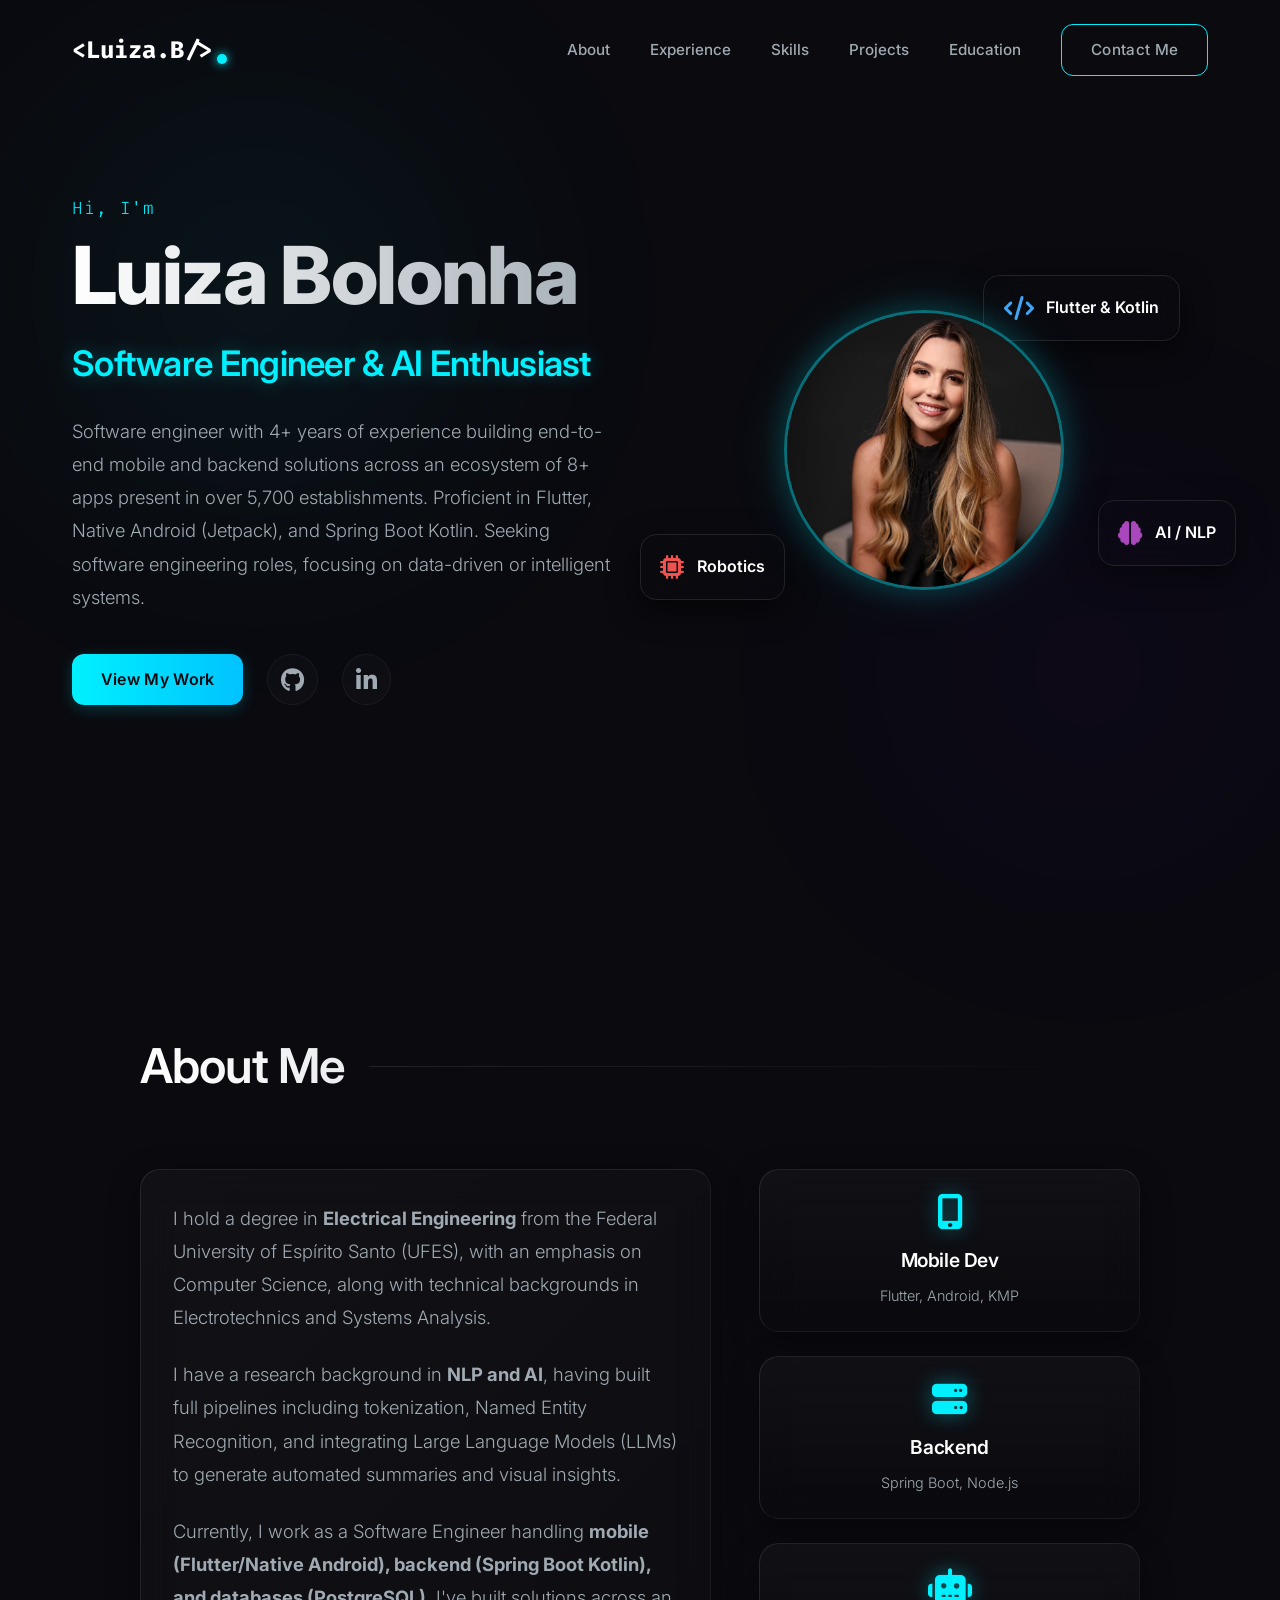
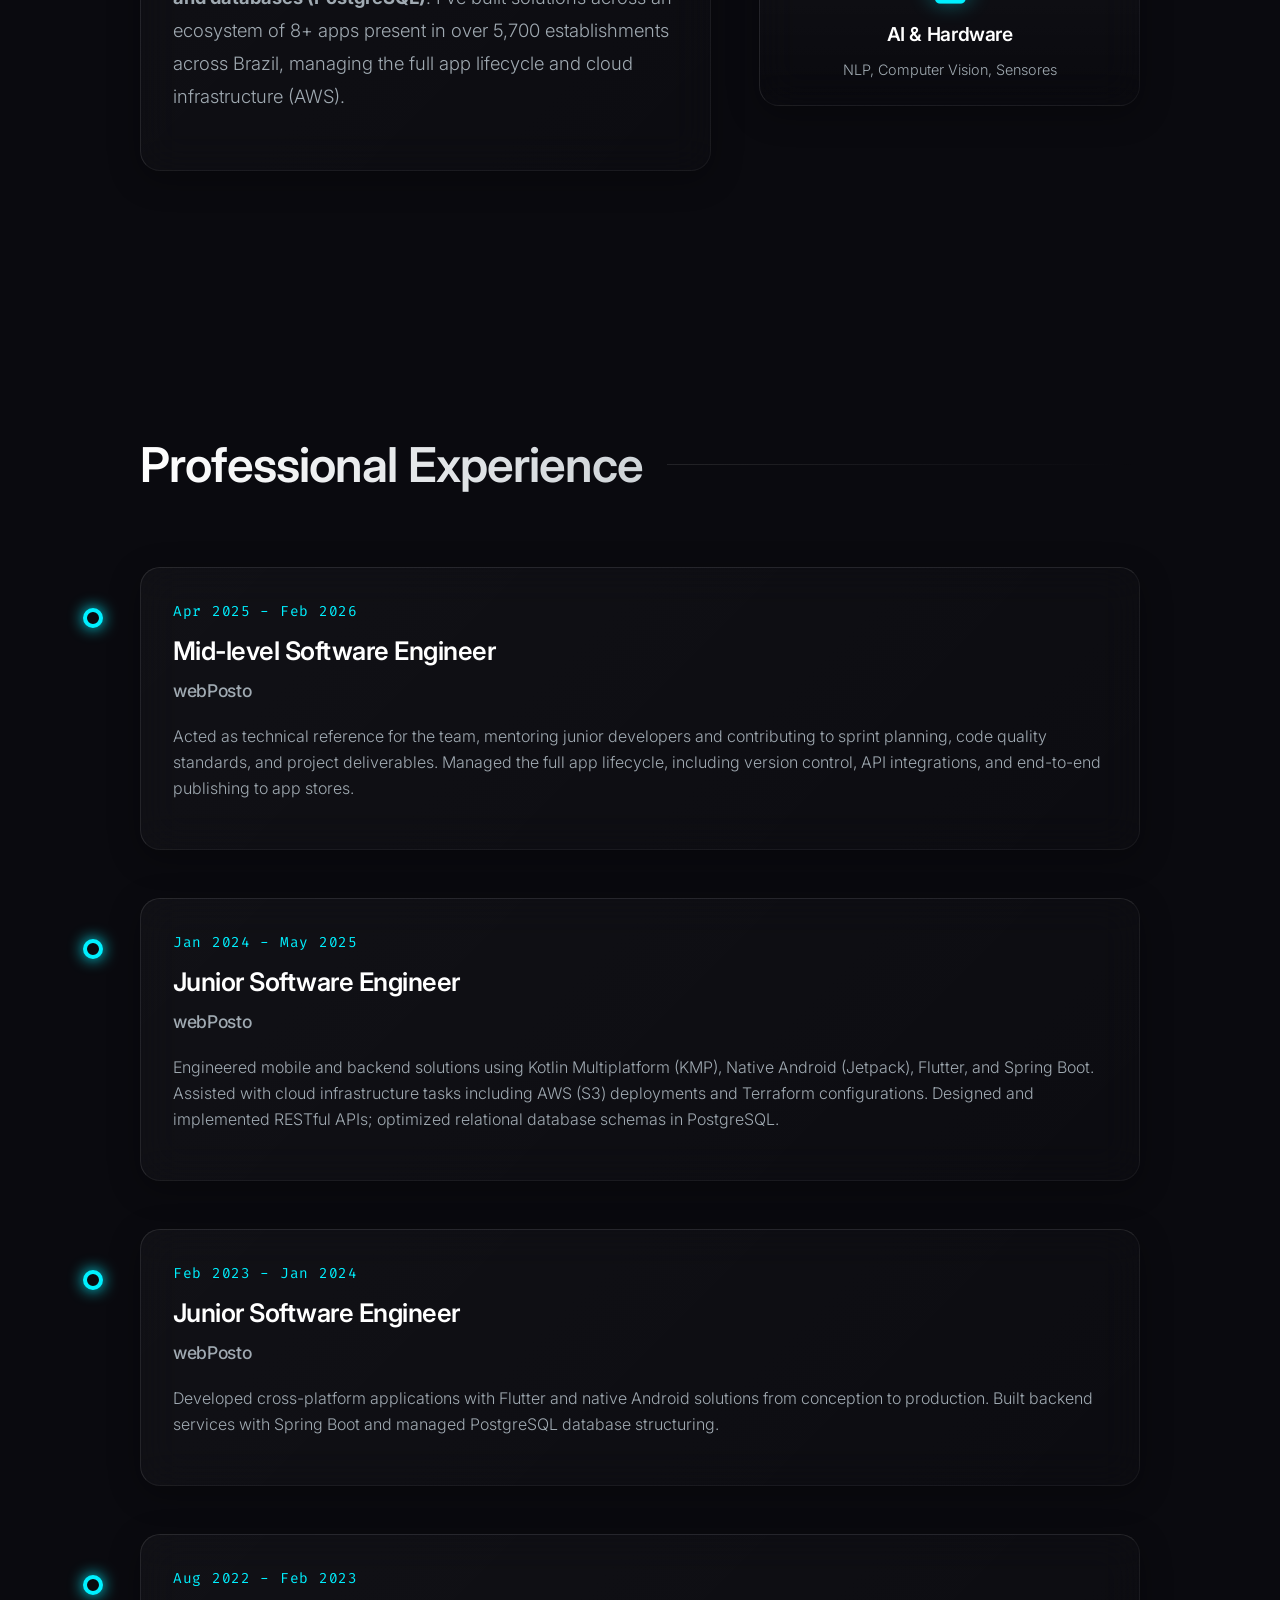
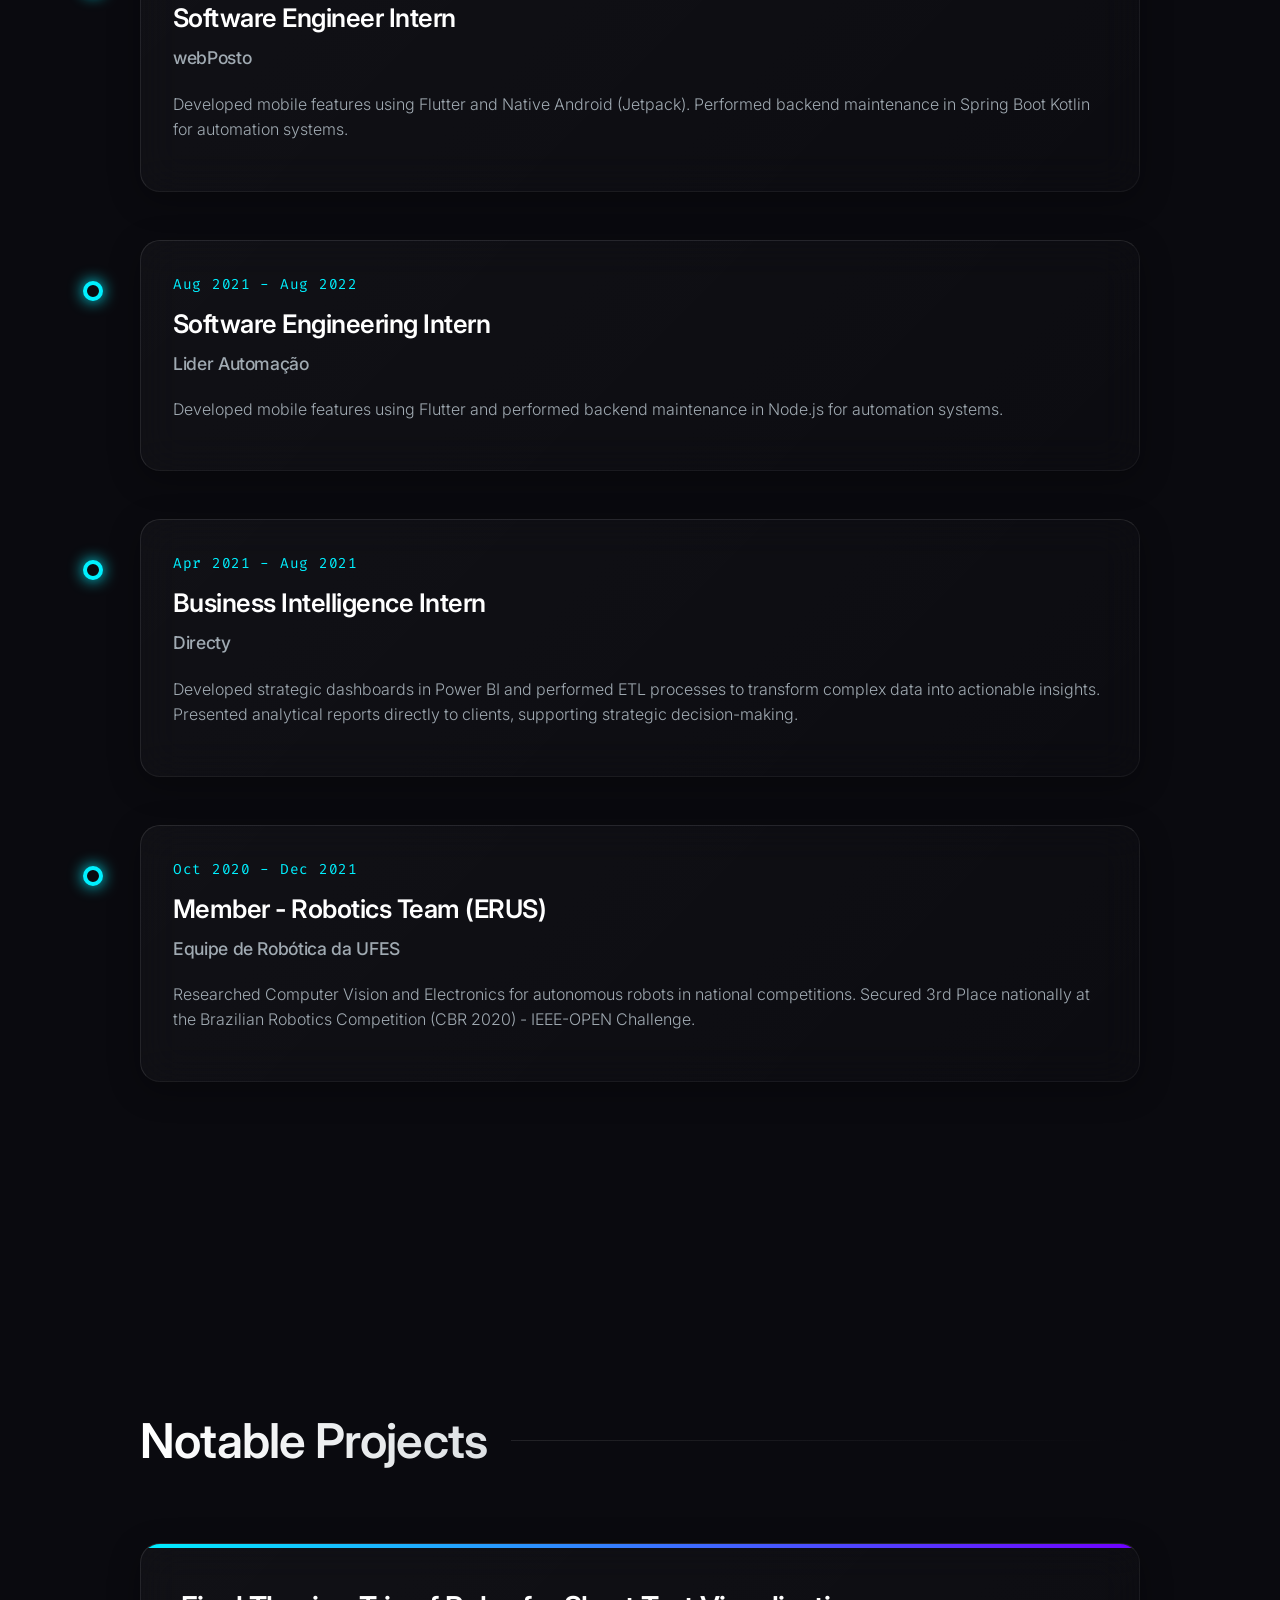
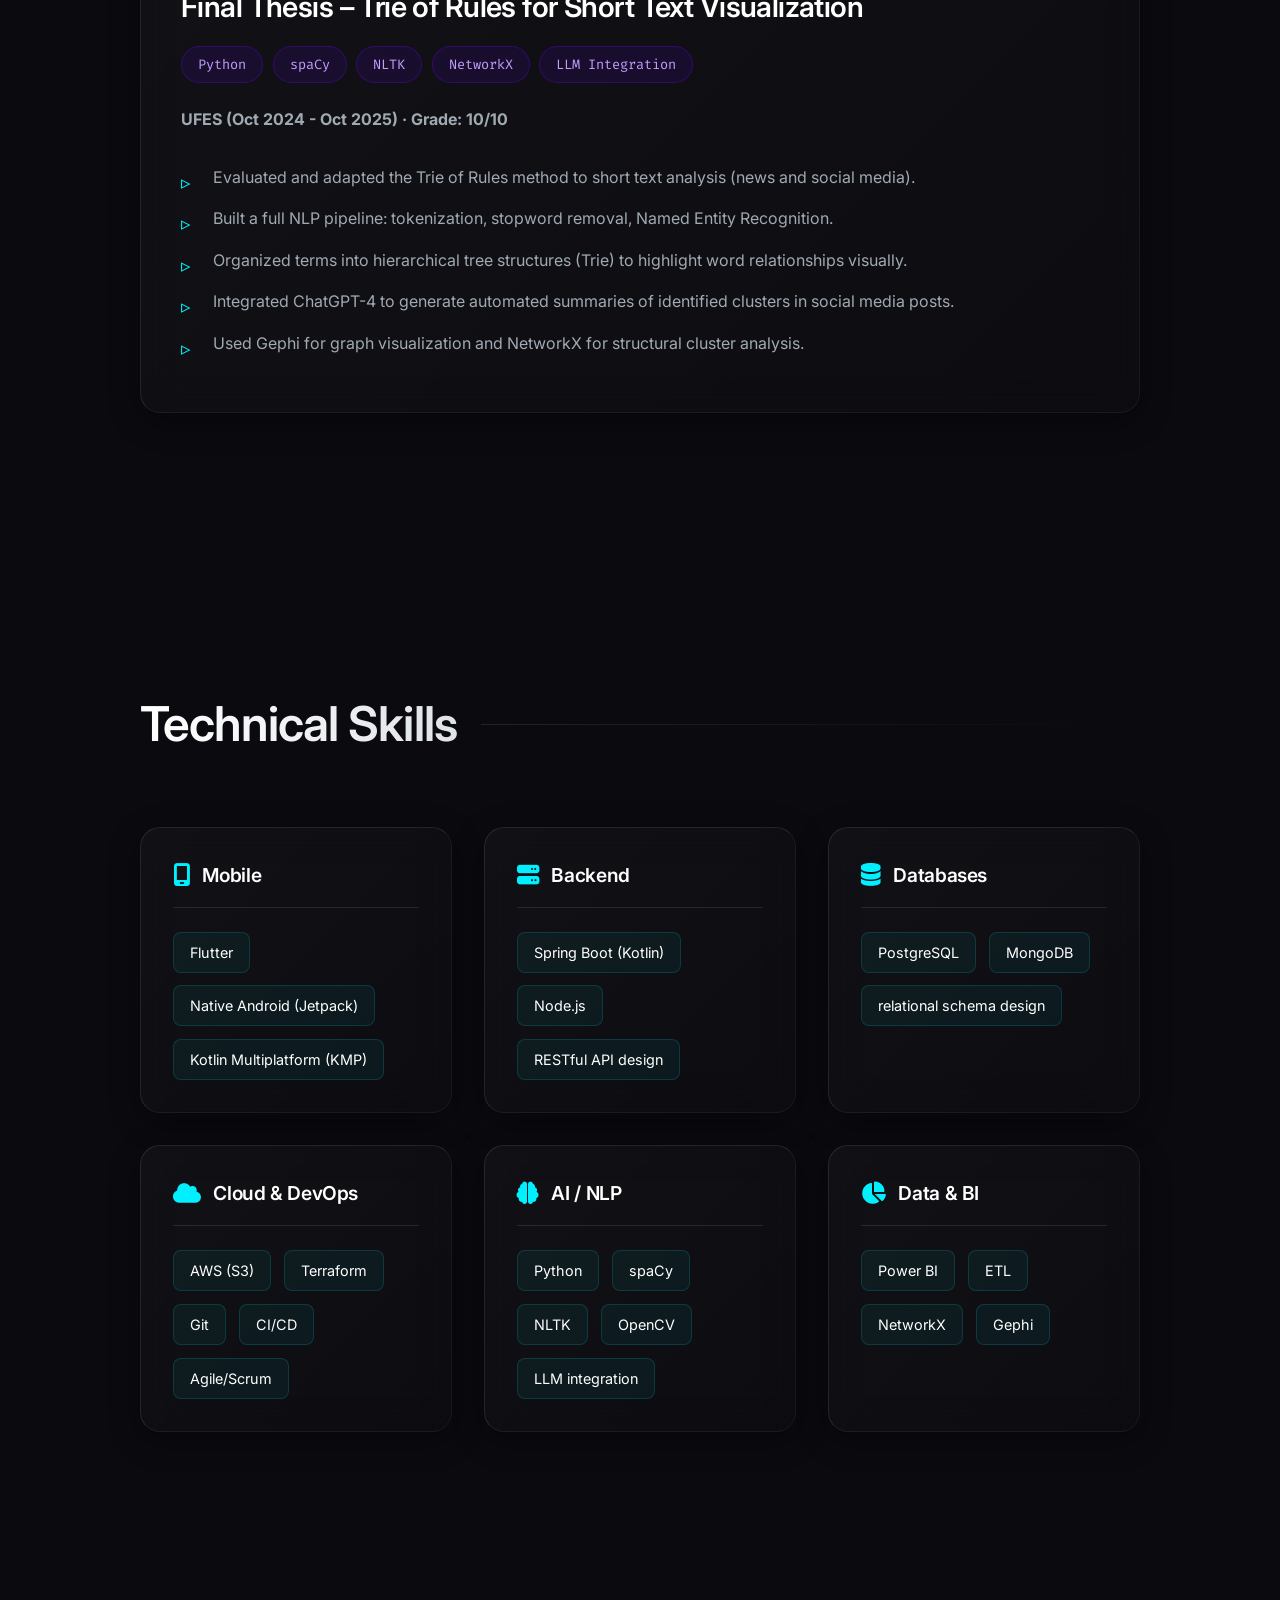
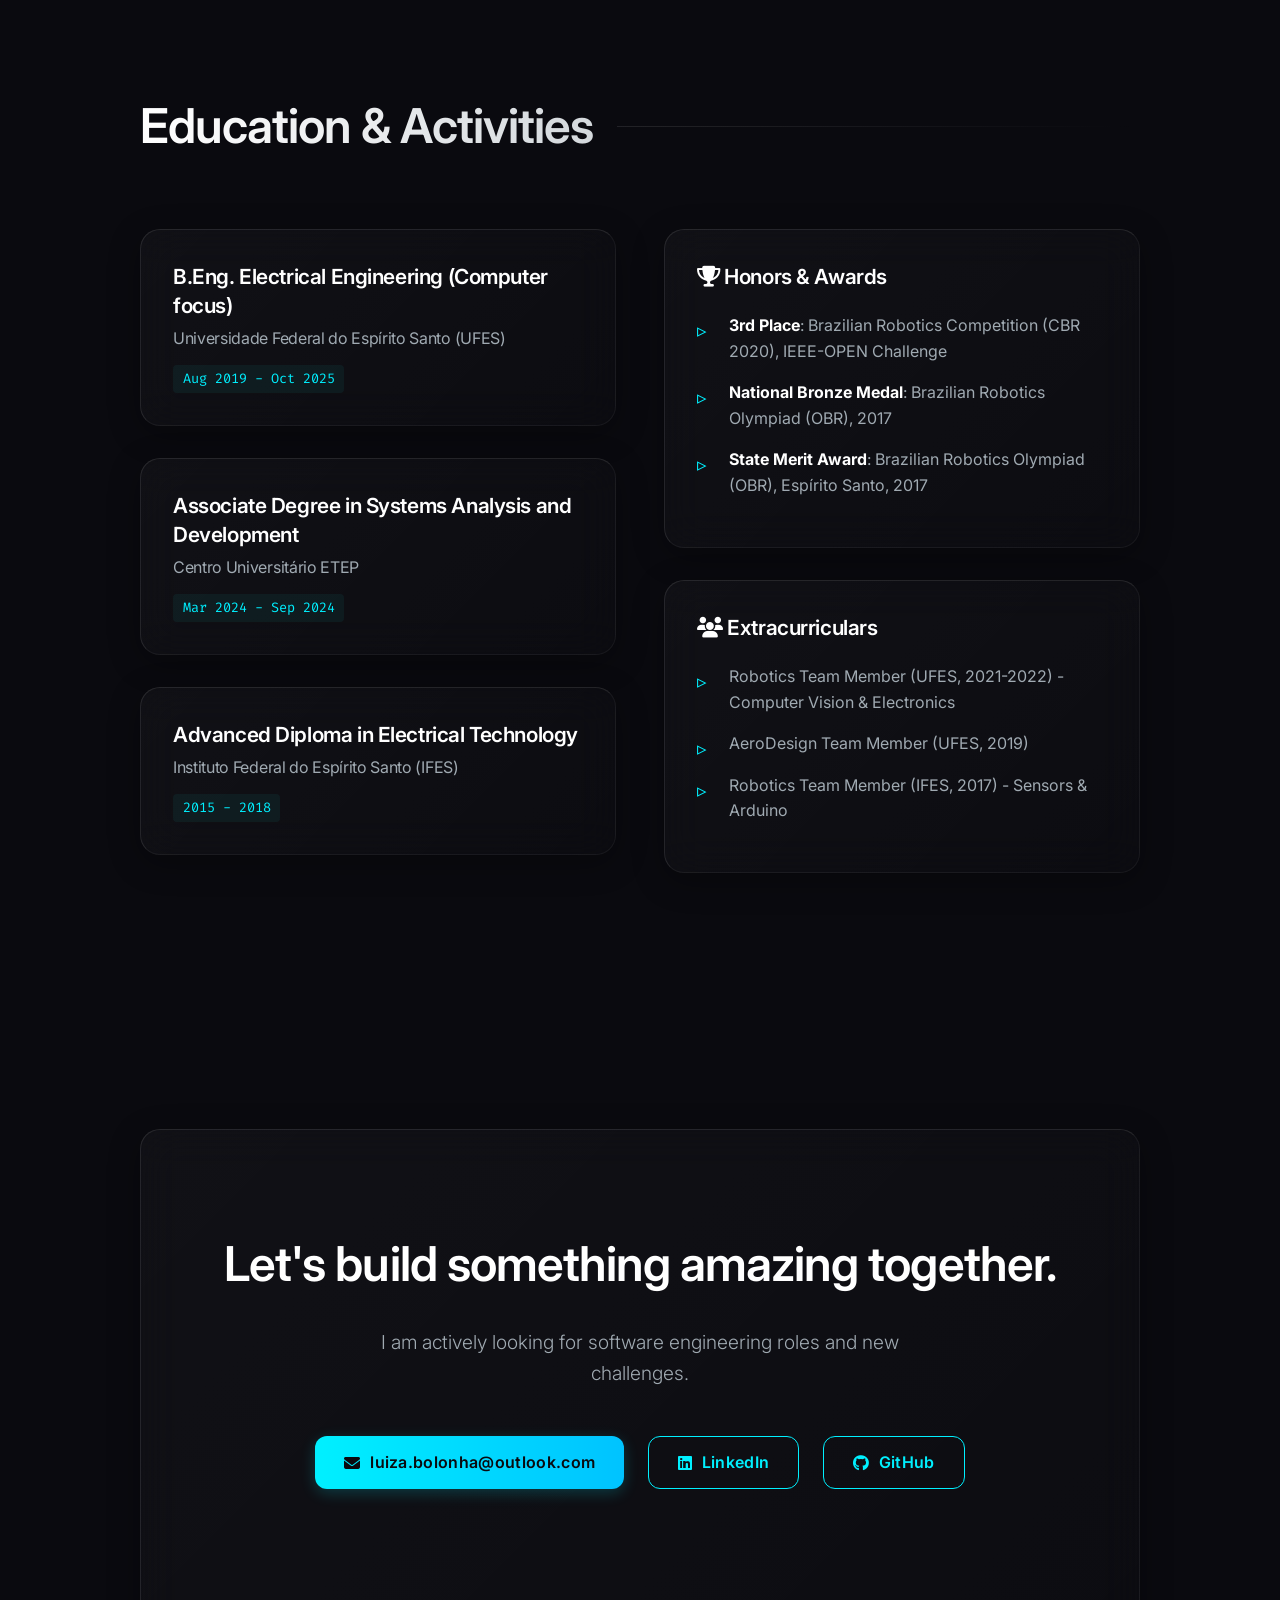
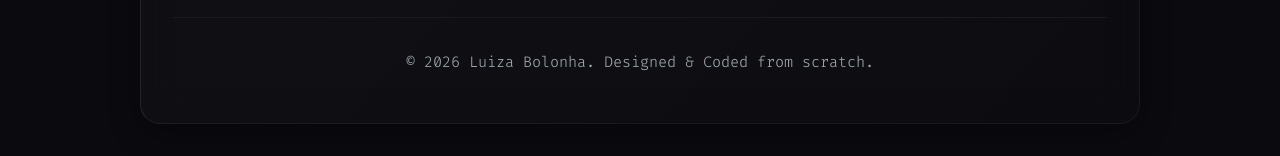
<file: index.html>
<!DOCTYPE html>
<html lang="en">

<head>
    <meta charset="UTF-8">
    <meta name="viewport" content="width=device-width, initial-scale=1.0">
    <title>Luiza Bolonha | Software Engineer</title>
    <meta name="description" content="Portfolio of Luiza Bolonha, Software Engineer and Electrical Engineer.">

    <!-- Fonts: Inter for UI, Fira Code for code-like accents -->
    <link rel="preconnect" href="https://fonts.googleapis.com">
    <link rel="preconnect" href="https://fonts.gstatic.com" crossorigin>
    <link
        href="https://fonts.googleapis.com/css2?family=Fira+Code:wght@400;500&family=Inter:wght@300;400;600;800&display=swap"
        rel="stylesheet">

    <!-- Font Awesome for Icons -->
    <link rel="stylesheet" href="https://cdnjs.cloudflare.com/ajax/libs/font-awesome/6.4.0/css/all.min.css">

    <link rel="stylesheet" href="style.css?v=1.1">
</head>

<body>

    <!-- Navigation -->
    <nav id="navbar">
        <div class="nav-content">
            <a href="#home" class="logo">&lt;Luiza.B/&gt;</a>
            <ul class="nav-links">
                <li><a href="#about">About</a></li>
                <li><a href="#experience">Experience</a></li>
                <li><a href="#skills">Skills</a></li>
                <li><a href="#projects">Projects</a></li>
                <li><a href="#education">Education</a></li>
                <li><a href="#contact" class="btn btn-outline">Contact Me</a></li>
            </ul>
            <div class="mobile-menu-btn"><i class="fas fa-bars"></i></div>
        </div>
    </nav>

    <!-- Hero Section -->
    <section id="home" class="hero">
        <div class="hero-content fade-in-up">
            <p class="greeting">Hi, I'm</p>
            <h1 class="name">Luiza Bolonha</h1>
            <h2 class="title"><span class="typing-text">Software Engineer & AI Enthusiast</span></h2>
            <p class="summary">
                Software engineer with 4+ years of experience building end-to-end mobile and backend solutions across an
                ecosystem of 8+ apps present in over 5,700 establishments. Proficient in Flutter, Native Android
                (Jetpack), and Spring Boot Kotlin. Seeking software engineering roles, focusing on data-driven or
                intelligent systems.
            </p>
            <div class="hero-actions">
                <a href="#experience" class="btn btn-primary">View My Work</a>
                <a href="https://github.com/luiza-bolonha" target="_blank" class="social-icon" aria-label="GitHub"><i
                        class="fab fa-github"></i></a>
                <a href="https://www.linkedin.com/in/luiza-bolonha-vieira-onofre" target="_blank" class="social-icon"
                    aria-label="LinkedIn"><i class="fab fa-linkedin-in"></i></a>
            </div>
        </div>
        <div class="hero-graphic fade-in-up delay-1">
            <div class="profile-container">
                <div class="profile-glow"></div>
                <img src="profile.jpeg" alt="Luiza Bolonha" class="profile-img">
            </div>
            <div class="glass-card decor-card-1">
                <i class="fas fa-code"></i> Flutter & Kotlin
            </div>
            <div class="glass-card decor-card-2">
                <i class="fas fa-microchip"></i> Robotics
            </div>
            <div class="glass-card decor-card-3">
                <i class="fas fa-brain"></i> AI / NLP
            </div>
        </div>
    </section>

    <!-- About Section -->
    <section id="about" class="section">
        <div class="section-container reveal">
            <h2 class="section-title">About Me</h2>
            <div class="about-grid">
                <div class="about-text glass-panel">
                    <p>
                        I hold a degree in <strong>Electrical Engineering</strong> from the Federal University of
                        Espírito Santo (UFES), with an emphasis on Computer Science, along with technical backgrounds in
                        Electrotechnics and Systems Analysis.
                    </p>
                    <p>
                        I have a research background in <strong>NLP and AI</strong>, having built full pipelines
                        including tokenization, Named Entity Recognition, and integrating Large Language Models (LLMs)
                        to generate automated summaries and visual insights.
                    </p>
                    <p>
                        Currently, I work as a Software Engineer handling <strong>mobile (Flutter/Native Android),
                            backend (Spring Boot Kotlin), and databases (PostgreSQL)</strong>. I've built solutions
                        across an ecosystem of 8+ apps present in over 5,700 establishments across Brazil, managing the
                        full app lifecycle and cloud infrastructure (AWS).
                    </p>
                </div>
                <div class="about-stats">
                    <div class="stat-card glass-panel">
                        <i class="fas fa-mobile-screen-button stat-icon"></i>
                        <h3>Mobile Dev</h3>
                        <p>Flutter, Android, KMP</p>
                    </div>
                    <div class="stat-card glass-panel">
                        <i class="fas fa-server stat-icon"></i>
                        <h3>Backend</h3>
                        <p>Spring Boot, Node.js</p>
                    </div>
                    <div class="stat-card glass-panel">
                        <i class="fas fa-robot stat-icon"></i>
                        <h3>AI & Hardware</h3>
                        <p>NLP, Computer Vision, Sensores</p>
                    </div>
                </div>
            </div>
        </div>
    </section>

    <!-- Experience Section -->
    <section id="experience" class="section">
        <div class="section-container reveal">
            <h2 class="section-title">Professional Experience</h2>
            <div class="timeline-item glass-panel">
                <div class="timeline-dot"></div>
                <div class="timeline-date">Apr 2025 - Feb 2026</div>
                <div class="timeline-content">
                    <h3>Mid-level Software Engineer</h3>
                    <h4>webPosto</h4>
                    <p>Acted as technical reference for the team, mentoring junior developers and contributing to sprint
                        planning, code quality standards, and project deliverables. Managed the full app lifecycle,
                        including version control, API integrations, and end-to-end publishing to app stores.</p>
                </div>
            </div>

            <div class="timeline-item glass-panel">
                <div class="timeline-dot"></div>
                <div class="timeline-date">Jan 2024 - May 2025</div>
                <div class="timeline-content">
                    <h3>Junior Software Engineer</h3>
                    <h4>webPosto</h4>
                    <p>Engineered mobile and backend solutions using Kotlin Multiplatform (KMP), Native Android
                        (Jetpack), Flutter, and Spring Boot. Assisted with cloud infrastructure tasks including AWS (S3)
                        deployments and Terraform configurations. Designed and implemented RESTful APIs; optimized
                        relational database schemas in PostgreSQL.</p>
                </div>
            </div>

            <div class="timeline-item glass-panel">
                <div class="timeline-dot"></div>
                <div class="timeline-date">Feb 2023 - Jan 2024</div>
                <div class="timeline-content">
                    <h3>Junior Software Engineer</h3>
                    <h4>webPosto</h4>
                    <p>Developed cross-platform applications with Flutter and native Android solutions from conception
                        to production. Built backend services with Spring Boot and managed PostgreSQL database
                        structuring.</p>
                </div>
            </div>

            <div class="timeline-item glass-panel">
                <div class="timeline-dot"></div>
                <div class="timeline-date">Aug 2022 - Feb 2023</div>
                <div class="timeline-content">
                    <h3>Software Engineer Intern</h3>
                    <h4>webPosto</h4>
                    <p>Developed mobile features using Flutter and Native Android (Jetpack). Performed backend
                        maintenance in Spring Boot Kotlin for automation systems.</p>
                </div>
            </div>

            <div class="timeline-item glass-panel">
                <div class="timeline-dot"></div>
                <div class="timeline-date">Aug 2021 - Aug 2022</div>
                <div class="timeline-content">
                    <h3>Software Engineering Intern</h3>
                    <h4>Lider Automação</h4>
                    <p>Developed mobile features using Flutter and performed backend maintenance in Node.js for
                        automation systems.</p>
                </div>
            </div>

            <div class="timeline-item glass-panel">
                <div class="timeline-dot"></div>
                <div class="timeline-date">Apr 2021 - Aug 2021</div>
                <div class="timeline-content">
                    <h3>Business Intelligence Intern</h3>
                    <h4>Directy</h4>
                    <p>Developed strategic dashboards in Power BI and performed ETL processes to transform complex data
                        into actionable insights. Presented analytical reports directly to clients, supporting strategic
                        decision-making.</p>
                </div>
            </div>

            <div class="timeline-item glass-panel">
                <div class="timeline-dot"></div>
                <div class="timeline-date">Oct 2020 - Dec 2021</div>
                <div class="timeline-content">
                    <h3>Member - Robotics Team (ERUS)</h3>
                    <h4>Equipe de Robótica da UFES</h4>
                    <p>Researched Computer Vision and Electronics for autonomous robots in national competitions.
                        Secured 3rd Place nationally at the Brazilian Robotics Competition (CBR 2020) - IEEE-OPEN
                        Challenge.</p>
                </div>
            </div>

        </div>
        </div>
    </section>

    <!-- Projects Section -->
    <section id="projects" class="section">
        <div class="section-container reveal">
            <h2 class="section-title">Notable Projects</h2>
            <div class="projects-grid">
                <div class="project-card glass-panel">
                    <h3>Final Thesis – Trie of Rules for Short Text Visualization</h3>
                    <div class="project-tags">
                        <span>Python</span><span>spaCy</span><span>NLTK</span><span>NetworkX</span><span>LLM
                            Integration</span>
                    </div>
                    <p><strong>UFES (Oct 2024 - Oct 2025) · Grade: 10/10</strong></p>
                    <ul class="project-highlights highlight-panel">
                        <li>Evaluated and adapted the Trie of Rules method to short text analysis (news and social
                            media).</li>
                        <li>Built a full NLP pipeline: tokenization, stopword removal, Named Entity Recognition.</li>
                        <li>Organized terms into hierarchical tree structures (Trie) to highlight word relationships
                            visually.</li>
                        <li>Integrated ChatGPT-4 to generate automated summaries of identified clusters in social media
                            posts.</li>
                        <li>Used Gephi for graph visualization and NetworkX for structural cluster analysis.</li>
                    </ul>
                    <!-- Ocultado temporariamente até o TCC estar finalizado
                    <div style="margin-top: 2rem;">
                        <a href="tcc.html" class="btn btn-outline">Read Full Case Study <i
                                class="fas fa-arrow-right"></i></a>
                    </div>
                    -->
                </div>
            </div>
        </div>
    </section>

    <!-- Skills Section -->
    <section id="skills" class="section">
        <div class="section-container reveal">
            <h2 class="section-title">Technical Skills</h2>
            <div class="skills-grid">
                <div class="skill-category glass-panel">
                    <h3><i class="fas fa-mobile-screen"></i> Mobile</h3>
                    <div class="skill-tags">
                        <span>Flutter</span><span>Native Android (Jetpack)</span><span>Kotlin Multiplatform (KMP)</span>
                    </div>
                </div>
                <div class="skill-category glass-panel">
                    <h3><i class="fas fa-server"></i> Backend</h3>
                    <div class="skill-tags">
                        <span>Spring Boot (Kotlin)</span><span>Node.js</span><span>RESTful API design</span>
                    </div>
                </div>
                <div class="skill-category glass-panel">
                    <h3><i class="fas fa-database"></i> Databases</h3>
                    <div class="skill-tags">
                        <span>PostgreSQL</span><span>MongoDB</span><span>relational schema design</span>
                    </div>
                </div>
                <div class="skill-category glass-panel">
                    <h3><i class="fas fa-cloud"></i> Cloud & DevOps</h3>
                    <div class="skill-tags">
                        <span>AWS
                            (S3)</span><span>Terraform</span><span>Git</span><span>CI/CD</span><span>Agile/Scrum</span>
                    </div>
                </div>
                <div class="skill-category glass-panel">
                    <h3><i class="fas fa-brain"></i> AI / NLP</h3>
                    <div class="skill-tags">
                        <span>Python</span><span>spaCy</span><span>NLTK</span><span>OpenCV</span><span>LLM
                            integration</span>
                    </div>
                </div>
                <div class="skill-category glass-panel">
                    <h3><i class="fas fa-chart-pie"></i> Data & BI</h3>
                    <div class="skill-tags">
                        <span>Power BI</span><span>ETL</span><span>NetworkX</span><span>Gephi</span>
                    </div>
                </div>
            </div>
        </div>
    </section>

    <!-- Education Section -->
    <section id="education" class="section">
        <div class="section-container reveal">
            <h2 class="section-title">Education & Activities</h2>
            <div class="edu-grid">
                <div class="edu-col">
                    <div class="edu-item glass-panel">
                        <h3>B.Eng. Electrical Engineering (Computer focus)</h3>
                        <h4>Universidade Federal do Espírito Santo (UFES)</h4>
                        <span class="edu-date">Aug 2019 - Oct 2025</span>
                    </div>
                    <div class="edu-item glass-panel">
                        <h3>Associate Degree in Systems Analysis and Development</h3>
                        <h4>Centro Universitário ETEP</h4>
                        <span class="edu-date">Mar 2024 - Sep 2024</span>
                    </div>
                    <div class="edu-item glass-panel">
                        <h3>Advanced Diploma in Electrical Technology</h3>
                        <h4>Instituto Federal do Espírito Santo (IFES)</h4>
                        <span class="edu-date">2015 - 2018</span>
                    </div>
                </div>
                <div class="edu-col">
                    <div class="edu-item glass-panel highlight-panel">
                        <h3><i class="fas fa-trophy"></i> Honors & Awards</h3>
                        <ul>
                            <li><strong>3rd Place</strong>: Brazilian Robotics Competition (CBR 2020), IEEE-OPEN
                                Challenge</li>
                            <li><strong>National Bronze Medal</strong>: Brazilian Robotics Olympiad (OBR), 2017</li>
                            <li><strong>State Merit Award</strong>: Brazilian Robotics Olympiad (OBR), Espírito Santo,
                                2017</li>
                        </ul>
                    </div>
                    <div class="edu-item glass-panel highlight-panel">
                        <h3><i class="fas fa-users"></i> Extracurriculars</h3>
                        <ul>
                            <li>Robotics Team Member (UFES, 2021-2022) - Computer Vision & Electronics</li>
                            <li>AeroDesign Team Member (UFES, 2019)</li>
                            <li>Robotics Team Member (IFES, 2017) - Sensors & Arduino</li>
                        </ul>
                    </div>
                </div>
            </div>
        </div>
    </section>

    <!-- Contact Section -->
    <section id="contact" class="section footer-section">
        <div class="section-container reveal glass-panel">
            <div class="contact-content">
                <h2>Let's build something amazing together.</h2>
                <p>I am actively looking for software engineering roles and new challenges.</p>
                <div class="contact-links">
                    <a href="mailto:luiza.bolonha@outlook.com" class="btn btn-primary"><i class="fas fa-envelope"></i>
                        luiza.bolonha@outlook.com</a>
                    <a href="https://www.linkedin.com/in/luiza-bolonha-vieira-onofre" target="_blank"
                        class="btn btn-outline"><i class="fab fa-linkedin"></i> LinkedIn</a>
                    <a href="https://github.com/luiza-bolonha" target="_blank" class="btn btn-outline"><i
                            class="fab fa-github"></i> GitHub</a>
                </div>
            </div>
            <footer>
                <p>&copy; 2026 Luiza Bolonha. Designed & Coded from scratch.</p>
            </footer>
        </div>
    </section>

    <script src="script.js"></script>
</body>

</html>
</file>
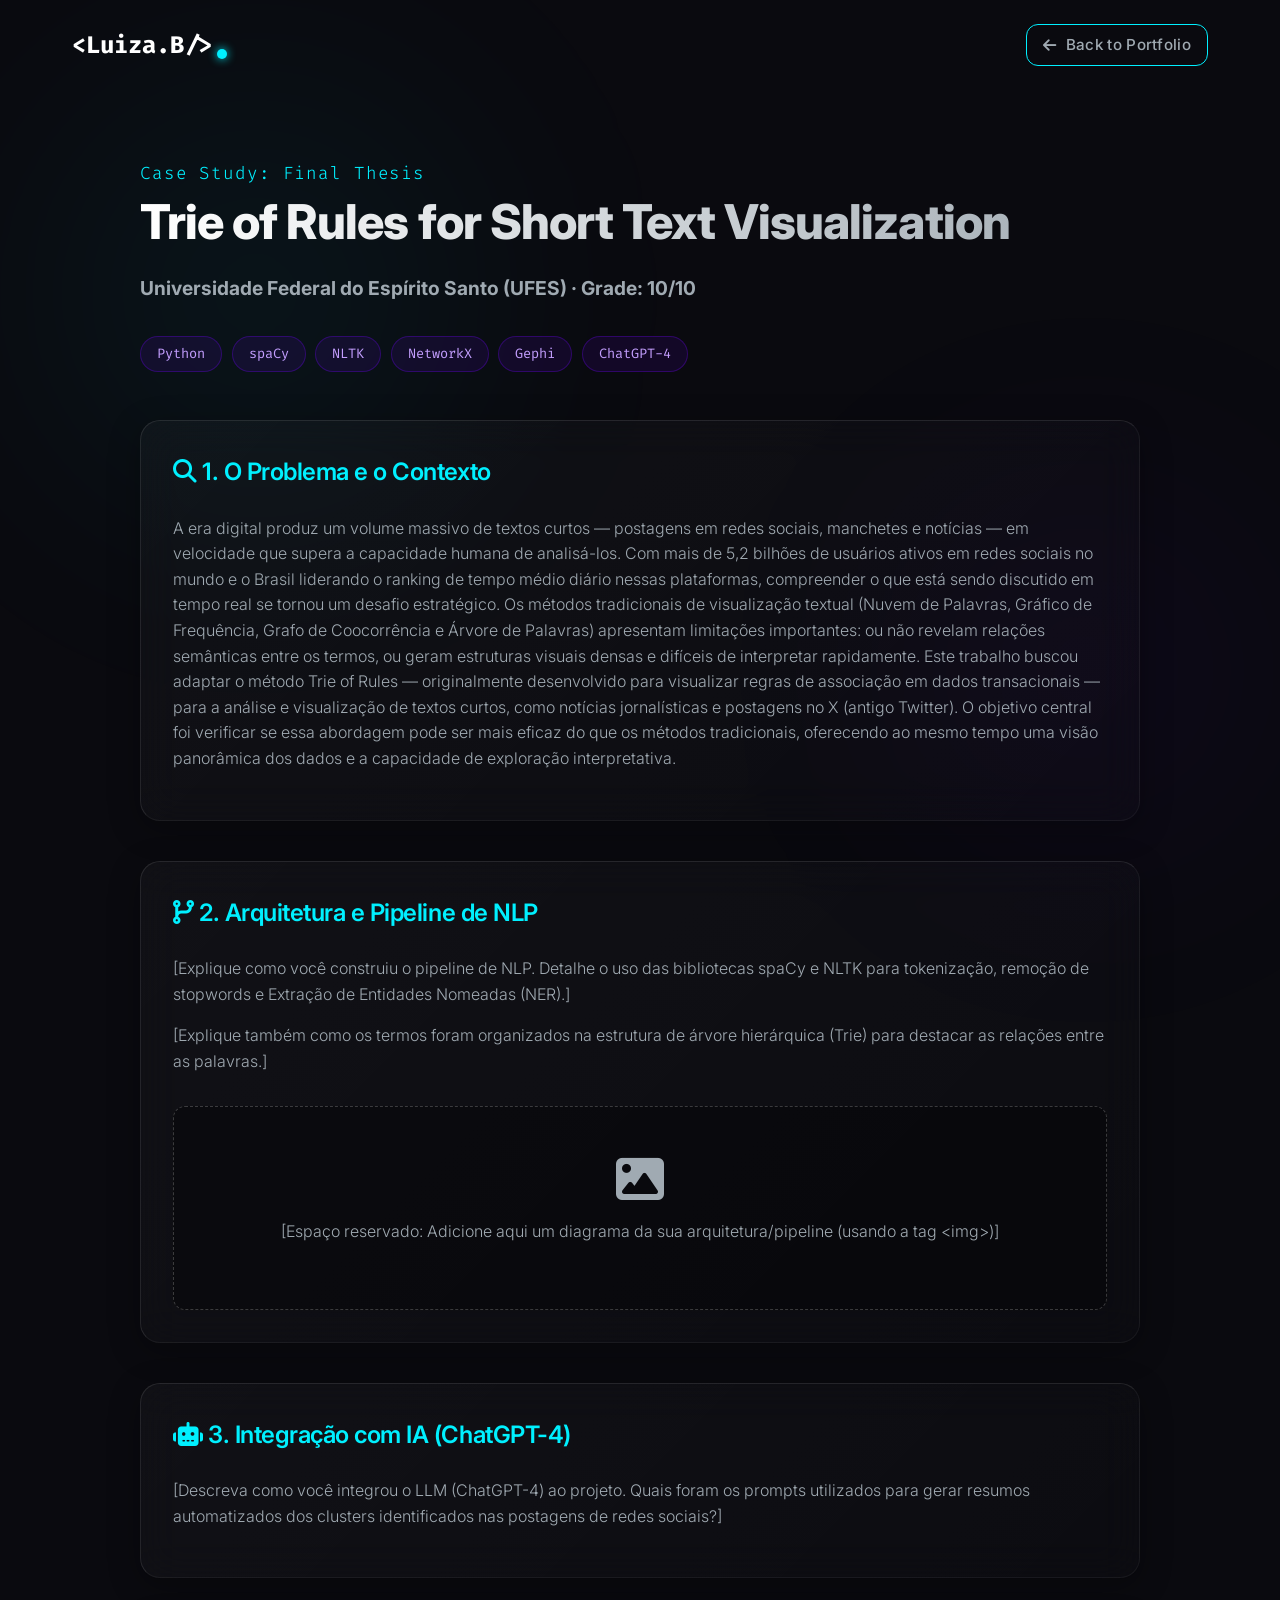
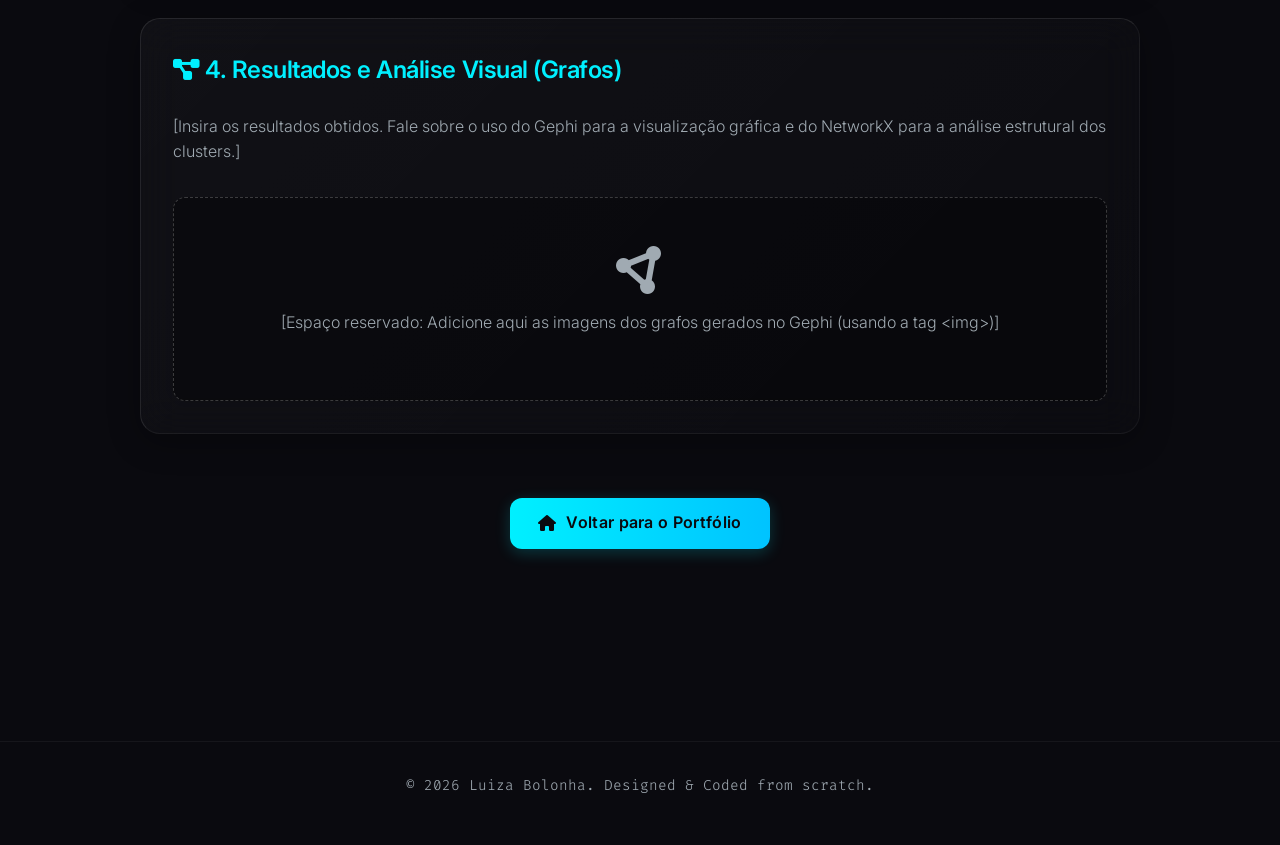
<file: tcc.html>
<!DOCTYPE html>
<html lang="en">

<head>
    <meta charset="UTF-8">
    <meta name="viewport" content="width=device-width, initial-scale=1.0">
    <title>Final Thesis - Luiza Bolonha</title>
    <meta name="description"
        content="Final Thesis case study by Luiza Bolonha: Trie of Rules for Short Text Visualization.">

    <!-- Fonts -->
    <link rel="preconnect" href="https://fonts.googleapis.com">
    <link rel="preconnect" href="https://fonts.gstatic.com" crossorigin>
    <link
        href="https://fonts.googleapis.com/css2?family=Fira+Code:wght@400;500&family=Inter:wght@300;400;600;800&display=swap"
        rel="stylesheet">

    <!-- Font Awesome for Icons -->
    <link rel="stylesheet" href="https://cdnjs.cloudflare.com/ajax/libs/font-awesome/6.4.0/css/all.min.css">

    <link rel="stylesheet" href="style.css?v=1.1">
</head>

<body>

    <!-- Navigation -->
    <nav id="navbar">
        <div class="nav-content">
            <a href="index.html" class="logo">&lt;Luiza.B/&gt;</a>
            <ul class="nav-links">
                <li><a href="index.html" class="btn btn-outline" style="padding: 0.5rem 1rem;"><i
                            class="fas fa-arrow-left"></i> Back to Portfolio</a></li>
            </ul>
        </div>
    </nav>

    <!-- Case Study Section -->
    <section class="section" style="padding-top: 10rem;">
        <div class="section-container">
            <p class="greeting">Case Study: Final Thesis</p>
            <h1 class="name" style="font-size: 3rem; margin-bottom: 1.5rem;">Trie of Rules for Short Text Visualization
            </h1>
            <p style="font-size: 1.2rem; margin-bottom: 2rem;"><strong>Universidade Federal do Espírito Santo (UFES) ·
                    Grade: 10/10</strong></p>

            <div class="project-tags" style="margin-bottom: 3rem;">
                <span>Python</span><span>spaCy</span><span>NLTK</span><span>NetworkX</span><span>Gephi</span><span>ChatGPT-4</span>
            </div>

            <!-- Section 1 -->
            <div class="glass-panel" style="margin-bottom: 2.5rem;">
                <h2 style="margin-bottom: 1.5rem; color: var(--accent);"><i class="fas fa-search"></i> 1. O Problema e o
                    Contexto</h2>
                <p>
                    A era digital produz um volume massivo de textos curtos — postagens em redes sociais, manchetes e
                    notícias — em velocidade que supera a capacidade humana de analisá-los. Com mais de 5,2 bilhões de
                    usuários ativos em redes sociais no mundo e o Brasil liderando o ranking de tempo médio diário
                    nessas plataformas, compreender o que está sendo discutido em tempo real se tornou um desafio
                    estratégico.

                    Os métodos tradicionais de visualização textual (Nuvem de Palavras, Gráfico de Frequência, Grafo de
                    Coocorrência e Árvore de Palavras) apresentam limitações importantes: ou não revelam relações
                    semânticas entre os termos, ou geram estruturas visuais densas e difíceis de interpretar
                    rapidamente.

                    Este trabalho buscou adaptar o método Trie of Rules — originalmente desenvolvido para visualizar
                    regras de associação em dados transacionais — para a análise e visualização de textos curtos, como
                    notícias jornalísticas e postagens no X (antigo Twitter). O objetivo central foi verificar se essa
                    abordagem pode ser mais eficaz do que os métodos tradicionais, oferecendo ao mesmo tempo uma visão
                    panorâmica dos dados e a capacidade de exploração interpretativa.</p>
            </div>

            <!-- Section 2 -->
            <div class="glass-panel" style="margin-bottom: 2.5rem;">
                <h2 style="margin-bottom: 1.5rem; color: var(--accent);"><i class="fas fa-code-branch"></i> 2.
                    Arquitetura e Pipeline de NLP</h2>
                <p>[Explique como você construiu o pipeline de NLP. Detalhe o uso das bibliotecas spaCy e NLTK para
                    tokenização, remoção de stopwords e Extração de Entidades Nomeadas (NER).]</p>
                <p>[Explique também como os termos foram organizados na estrutura de árvore hierárquica (Trie) para
                    destacar as relações entre as palavras.]</p>

                <div
                    style="background: rgba(0,0,0,0.3); padding: 3rem; border-radius: 12px; text-align: center; border: 1px dashed rgba(255,255,255,0.2); margin-top: 2rem;">
                    <i class="fas fa-image"
                        style="font-size: 3rem; color: var(--text-secondary); margin-bottom: 1rem;"></i>
                    <p style="color: var(--text-secondary);">[Espaço reservado: Adicione aqui um diagrama da sua
                        arquitetura/pipeline (usando a tag &lt;img&gt;)]</p>
                </div>
            </div>

            <!-- Section 3 -->
            <div class="glass-panel" style="margin-bottom: 2.5rem;">
                <h2 style="margin-bottom: 1.5rem; color: var(--accent);"><i class="fas fa-robot"></i> 3. Integração com
                    IA (ChatGPT-4)</h2>
                <p>[Descreva como você integrou o LLM (ChatGPT-4) ao projeto. Quais foram os prompts utilizados para
                    gerar resumos automatizados dos clusters identificados nas postagens de redes sociais?]</p>
            </div>

            <!-- Section 4 -->
            <div class="glass-panel" style="margin-bottom: 2.5rem;">
                <h2 style="margin-bottom: 1.5rem; color: var(--accent);"><i class="fas fa-project-diagram"></i> 4.
                    Resultados e Análise Visual (Grafos)</h2>
                <p>[Insira os resultados obtidos. Fale sobre o uso do Gephi para a visualização gráfica e do NetworkX
                    para a análise estrutural dos clusters.]</p>

                <div
                    style="background: rgba(0,0,0,0.3); padding: 3rem; border-radius: 12px; text-align: center; border: 1px dashed rgba(255,255,255,0.2); margin-top: 2rem;">
                    <i class="fas fa-circle-nodes"
                        style="font-size: 3rem; color: var(--text-secondary); margin-bottom: 1rem;"></i>
                    <p style="color: var(--text-secondary);">[Espaço reservado: Adicione aqui as imagens dos grafos
                        gerados no Gephi (usando a tag &lt;img&gt;)]</p>
                </div>
            </div>

            <div style="margin-top: 4rem; text-align: center; margin-bottom: 4rem;">
                <a href="index.html" class="btn btn-primary"><i class="fas fa-home"></i> Voltar para o Portfólio</a>
            </div>
        </div>
    </section>

    <!-- Footer -->
    <footer
        style="text-align: center; padding: 2rem; border-top: 1px solid var(--glass-border); color: var(--text-secondary); font-family: var(--font-mono); font-size: 0.9rem;">
        <p>&copy; 2026 Luiza Bolonha. Designed & Coded from scratch.</p>
    </footer>

    <script src="script.js"></script>
</body>

</html>
</file>
<file: style.css>
/* Variables */
:root {
    --bg-dark: #0a0a0f;
    --bg-light: #151522;
    --accent: #00f0ff;
    --accent-hover: #00c3ff;
    --accent-secondary: #7000ff;
    --text-primary: #ffffff;
    --text-secondary: #a0aab2;
    --glass-bg: rgba(255, 255, 255, 0.02);
    --glass-border: rgba(255, 255, 255, 0.05);
    --glass-highlight: rgba(255, 255, 255, 0.1);
    --font-ui: 'Inter', sans-serif;
    --font-mono: 'Fira Code', monospace;
    --transition: all 0.4s cubic-bezier(0.16, 1, 0.3, 1);
}

/* Global Reset */
* {
    margin: 0;
    padding: 0;
    box-sizing: border-box;
    scroll-behavior: smooth;
}

img {
    max-width: 100%;
    height: auto;
    display: block;
}

body {
    background-color: var(--bg-dark);
    color: var(--text-primary);
    font-family: var(--font-ui);
    line-height: 1.6;
    overflow-x: hidden;
    position: relative;
}

/* Dynamic Background Glows */
body::before, body::after {
    content: '';
    position: fixed;
    border-radius: 50%;
    filter: blur(120px);
    z-index: -1;
    opacity: 0.5;
    animation: pulse 15s ease-in-out infinite alternate;
}

body::before {
    top: -10%;
    left: -10%;
    width: 60vw;
    height: 60vw;
    background: radial-gradient(circle, rgba(0, 240, 255, 0.15) 0%, transparent 60%);
}

body::after {
    bottom: -10%;
    right: -10%;
    width: 50vw;
    height: 50vw;
    background: radial-gradient(circle, rgba(112, 0, 255, 0.15) 0%, transparent 60%);
    animation-delay: -5s;
}

@keyframes pulse {
    0% { transform: scale(1) translate(0, 0); }
    50% { transform: scale(1.1) translate(5%, 5%); }
    100% { transform: scale(0.9) translate(-5%, -5%); }
}

/* Glassmorphism Classes */
.glass-panel {
    background: linear-gradient(135deg, rgba(255, 255, 255, 0.03) 0%, rgba(255, 255, 255, 0.01) 100%);
    backdrop-filter: blur(20px);
    -webkit-backdrop-filter: blur(20px);
    border: 1px solid var(--glass-border);
    border-top: 1px solid var(--glass-highlight);
    border-left: 1px solid var(--glass-highlight);
    border-radius: 20px;
    padding: 2rem;
    transition: var(--transition);
    box-shadow: 0 8px 32px 0 rgba(0, 0, 0, 0.3);
}

.glass-panel:hover {
    border-color: rgba(0, 240, 255, 0.4);
    transform: translateY(-8px);
    box-shadow: 0 20px 40px -10px rgba(0, 240, 255, 0.15), 0 8px 32px 0 rgba(0, 0, 0, 0.5);
    background: linear-gradient(135deg, rgba(255, 255, 255, 0.05) 0%, rgba(255, 255, 255, 0.02) 100%);
}

/* Typography */
h1, h2, h3, h4 { color: var(--text-primary); font-weight: 600; letter-spacing: -0.02em; }
p { color: var(--text-secondary); margin-bottom: 1rem; font-weight: 300; }
a { color: var(--accent); text-decoration: none; transition: var(--transition); }
a:hover { color: var(--accent-hover); text-shadow: 0 0 8px rgba(0, 240, 255, 0.5); }

/* Buttons */
.btn {
    display: inline-flex;
    align-items: center;
    gap: 0.6rem;
    padding: 0.8rem 1.8rem;
    border-radius: 12px;
    font-weight: 600;
    cursor: pointer;
    transition: var(--transition);
    font-family: var(--font-ui);
    letter-spacing: 0.02em;
    position: relative;
    overflow: hidden;
}

.btn-primary {
    background: linear-gradient(90deg, var(--accent), var(--accent-hover));
    color: var(--bg-dark);
    border: none;
    box-shadow: 0 4px 15px rgba(0, 240, 255, 0.2);
}

.btn-primary:hover {
    transform: translateY(-3px);
    box-shadow: 0 8px 25px rgba(0, 240, 255, 0.4);
}

.btn-outline {
    background: transparent;
    color: var(--accent);
    border: 1px solid var(--accent);
}

.btn-outline:hover {
    background: rgba(0, 240, 255, 0.1);
    transform: translateY(-3px);
    box-shadow: 0 8px 25px rgba(0, 240, 255, 0.2);
}

/* Navigation */
#navbar {
    position: fixed;
    top: 0;
    width: 100%;
    z-index: 1000;
    transition: var(--transition);
    padding: 1.5rem 0;
}

#navbar.scrolled {
    background: rgba(10, 10, 15, 0.85);
    backdrop-filter: blur(16px);
    border-bottom: 1px solid var(--glass-border);
    padding: 1rem 0;
}

.nav-content {
    max-width: 1200px;
    margin: 0 auto;
    display: flex;
    justify-content: space-between;
    align-items: center;
    padding: 0 2rem;
}

.logo {
    font-family: var(--font-mono);
    font-size: 1.5rem;
    font-weight: 800;
    color: var(--text-primary);
    position: relative;
}
.logo::after {
    content: '';
    position: absolute;
    width: 10px;
    height: 10px;
    background: var(--accent);
    border-radius: 50%;
    right: -15px;
    bottom: 5px;
    box-shadow: 0 0 10px var(--accent);
}

.nav-links {
    display: flex;
    gap: 2.5rem;
    list-style: none;
    align-items: center;
}
.nav-links a { color: var(--text-secondary); font-size: 0.95rem; font-weight: 500; }
.nav-links a:hover { color: var(--text-primary); }

.mobile-menu-btn { display: none; font-size: 1.5rem; cursor: pointer; color: var(--text-primary); }

/* Layout Sections */
.section { padding: 8rem 2rem; min-height: 100vh; display: flex; flex-direction: column; justify-content: center; }
.section-container { max-width: 1000px; margin: 0 auto; width: 100%; position: relative;}
.section-title {
    font-size: 3rem;
    margin-bottom: 4rem;
    display: flex;
    align-items: center;
    gap: 1.5rem;
    background: linear-gradient(90deg, var(--text-primary), var(--text-secondary));
    -webkit-background-clip: text;
    -webkit-text-fill-color: transparent;
}
.section-title::after {
    content: ''; height: 1px; flex: 1; 
    background: linear-gradient(90deg, var(--glass-highlight), transparent);
}

/* Hero Section */
.hero { display: flex; flex-direction: row; align-items: center; max-width: 1200px; margin: 0 auto; min-height: 100vh; padding: 0 2rem; }
.hero-content { flex: 1; z-index: 2; }
.hero-graphic { flex: 1; position: relative; height: 500px; display: flex; justify-content: center; align-items: center; perspective: 1000px;}
.greeting { font-family: var(--font-mono); color: var(--accent); margin-bottom: 0.5rem; font-size: 1.1rem; letter-spacing: 0.05em; }
.name { 
    font-size: 5rem; 
    font-weight: 800; 
    line-height: 1.1; 
    margin-bottom: 1rem; 
    color: #fff;
    background: linear-gradient(to right, #fff, var(--text-secondary));
    -webkit-background-clip: text;
    -webkit-text-fill-color: transparent;
}
.title { font-size: 2.2rem; color: var(--accent); margin-bottom: 1.5rem; font-weight: 600; text-shadow: 0 0 20px rgba(0, 240, 255, 0.3);}
.summary { font-size: 1.15rem; max-width: 550px; margin-bottom: 2.5rem; line-height: 1.8;}
.hero-actions { display: flex; gap: 1.5rem; align-items: center; }
.social-icon { 
    font-size: 1.5rem; color: var(--text-secondary); 
    background: var(--glass-bg); padding: 0.8rem; border-radius: 50%;
    border: 1px solid var(--glass-border);
    display: flex; align-items: center; justify-content: center;
}
.social-icon:hover { 
    color: var(--accent); 
    border-color: var(--accent);
    transform: scale(1.1) rotate(5deg); 
    box-shadow: 0 0 15px rgba(0, 240, 255, 0.2);
}

/* Hero Graphic Elements - Profile Image */
.profile-container {
    position: relative;
    width: 320px;
    height: 320px;
    display: flex;
    justify-content: center;
    align-items: center;
    z-index: 1;
}

.profile-img {
    width: 280px;
    height: 280px;
    border-radius: 50%;
    object-fit: cover;
    object-position: top;
    border: 3px solid rgba(0, 240, 255, 0.4);
    box-shadow: 0 0 30px rgba(0, 240, 255, 0.2);
    z-index: 2;
    background-color: var(--glass-bg);
}

.profile-glow {
    position: absolute;
    width: 100%;
    height: 100%;
    border-radius: 50%;
    background: radial-gradient(circle, rgba(0, 240, 255, 0.4) 0%, transparent 70%);
    filter: blur(25px);
    z-index: 0;
    animation: pulseGlow 4s ease-in-out infinite alternate;
}

@keyframes pulseGlow {
    0% { transform: scale(0.9); opacity: 0.6; }
    100% { transform: scale(1.1); opacity: 1; }
}
.decor-card-1, .decor-card-2, .decor-card-3 {
    position: absolute; padding: 1.2rem; font-weight: 600;
    backdrop-filter: blur(20px); border-radius: 16px;
    border: 1px solid rgba(255,255,255,0.1);
    box-shadow: 0 10px 30px rgba(0,0,0,0.5);
    display: flex; align-items: center; gap: 0.8rem;
    color: var(--text-primary);
}
.decor-card-1 i { color: #42A5F5; font-size: 1.5rem;}
.decor-card-2 i { color: #EF5350; font-size: 1.5rem;}
.decor-card-3 i { color: #AB47BC; font-size: 1.5rem;}

.decor-card-1 { top: 15%; right: 5%; animation: float 6s ease-in-out infinite 1s; }
.decor-card-2 { bottom: 20%; left: 0%; animation: float 7s ease-in-out infinite 0.5s; }
.decor-card-3 { top: 60%; right: -5%; animation: float 5s ease-in-out infinite 2s; }

@keyframes float {
    0% { transform: translateY(0px) rotate(0deg); }
    50% { transform: translateY(-20px) rotate(2deg); }
    100% { transform: translateY(0px) rotate(0deg); }
}

@keyframes floatOrb {
    0% { transform: scale(1); opacity: 0.6; }
    100% { transform: scale(1.2); opacity: 1; }
}

/* About Grid */
.about-grid { display: grid; grid-template-columns: 3fr 2fr; gap: 3rem; align-items: stretch;}
.about-text p { font-size: 1.15rem; margin-bottom: 1.5rem; line-height: 1.8;}
.about-stats { display: flex; flex-direction: column; gap: 1.5rem; }
.stat-card { 
    display: flex; flex-direction: column; align-items: center; text-align: center; padding: 1.5rem;
    background: linear-gradient(180deg, rgba(255,255,255,0.03) 0%, transparent 100%);
}
.stat-icon { 
    font-size: 2.2rem; color: var(--accent); margin-bottom: 1rem; 
    filter: drop-shadow(0 0 10px rgba(0, 240, 255, 0.4));
}
.stat-card h3 { font-size: 1.2rem; margin-bottom: 0.5rem;}
.stat-card p { font-size: 0.9rem; margin: 0; color: var(--text-secondary);}

/* Timeline */
.timeline { position: relative; padding-left: 3rem; }
.timeline::before { 
    content: ''; position: absolute; left: 0; top: 0; height: 100%; width: 2px; 
    background: linear-gradient(to bottom, var(--accent), var(--accent-secondary), transparent);
    box-shadow: 0 0 10px var(--accent);
}
.timeline-item { position: relative; margin-bottom: 3rem; padding: 2rem; }
.timeline-dot {
    position: absolute; left: -3.0rem; top: 2.5rem; width: 20px; height: 20px; border-radius: 50%;
    background: var(--bg-dark); border: 4px solid var(--accent); transform: translateX(-50%);
    box-shadow: 0 0 15px var(--accent);
    transition: var(--transition);
}
.timeline-item:hover .timeline-dot {
    background: var(--accent);
    box-shadow: 0 0 25px var(--accent);
    transform: translateX(-50%) scale(1.2);
}
.timeline-date { font-family: var(--font-mono); font-size: 0.9rem; color: var(--accent); margin-bottom: 0.5rem; letter-spacing: 0.05em;}
.timeline-item h3 { font-size: 1.6rem; color: #fff; margin-bottom: 0.3rem; }
.timeline-item h4 { font-size: 1.1rem; color: var(--text-secondary); margin-bottom: 1.2rem; font-weight: 500;}

/* Projects */
.projects-grid { display: grid; grid-template-columns: 1fr; gap: 2rem; }
.project-card { padding: 2.5rem; position: relative; overflow: hidden;}
.project-card::before {
    content: ''; position: absolute; top: 0; left: 0; width: 100%; height: 4px;
    background: linear-gradient(90deg, var(--accent), var(--accent-secondary));
}
.project-card h3 { font-size: 1.8rem; margin-bottom: 1rem; color: var(--text-primary); }
.project-tags { display: flex; flex-wrap: wrap; gap: 0.6rem; margin-bottom: 1.5rem; }
.project-tags span { 
    background: rgba(112, 0, 255, 0.1); color: #c49eff; padding: 0.4rem 1rem; 
    border-radius: 20px; font-size: 0.85rem; font-family: var(--font-mono);
    border: 1px solid rgba(112, 0, 255, 0.3);
}

/* Skills */
.skills-grid { display: grid; grid-template-columns: repeat(auto-fit, minmax(280px, 1fr)); gap: 2rem; }
.skill-category { padding: 2rem; }
.skill-category h3 { 
    font-size: 1.2rem; margin-bottom: 1.5rem; display: flex; align-items: center; gap: 0.8rem; 
    border-bottom: 1px solid var(--glass-highlight); padding-bottom: 1rem;
}
.skill-category h3 i { color: var(--accent); font-size: 1.4rem; }
.skill-tags { display: flex; flex-wrap: wrap; gap: 0.8rem; }
.skill-tags span { 
    background: rgba(0, 240, 255, 0.05); color: var(--text-primary); padding: 0.5rem 1rem; 
    border-radius: 8px; font-size: 0.9rem; border: 1px solid rgba(0, 240, 255, 0.15); 
    transition: var(--transition);
}
.skill-tags span:hover {
    background: rgba(0, 240, 255, 0.15);
    border-color: var(--accent);
    transform: translateY(-2px);
    box-shadow: 0 4px 10px rgba(0, 240, 255, 0.1);
}

/* Education */
.edu-grid { display: grid; grid-template-columns: 1fr 1fr; gap: 3rem; }
.edu-col { display: flex; flex-direction: column; gap: 2rem; }
.edu-item h3 { font-size: 1.3rem; margin-bottom: 0.4rem; line-height: 1.4;}
.edu-item h4 { font-size: 1rem; font-weight: 400; color: var(--text-secondary); margin-bottom: 0.8rem; }
.edu-date { font-family: var(--font-mono); font-size: 0.85rem; color: var(--accent); display: inline-block; padding: 0.2rem 0.6rem; background: rgba(0, 240, 255, 0.05); border-radius: 4px;}
.highlight-panel ul, ul.highlight-panel { list-style: none; padding-top: 1rem; }
.highlight-panel li, ul.highlight-panel li { margin-bottom: 1rem; position: relative; padding-left: 2rem; font-size: 1rem; color: var(--text-secondary); line-height: 1.6;}
.highlight-panel li::before, ul.highlight-panel li::before { 
    content: '▹'; position: absolute; left: 0; top: 2px; color: var(--accent); font-size: 1.2rem;
}
.highlight-panel strong { color: var(--text-primary); }

/* Contact Section */
.footer-section { padding-bottom: 2rem; min-height: auto;}
.contact-content { text-align: center; padding: 4rem 2rem; }
.contact-content h2 { font-size: 3rem; margin-bottom: 1.5rem; }
.contact-content p { font-size: 1.2rem; margin-bottom: 3rem; max-width: 600px; margin-left: auto; margin-right: auto;}
.contact-links { display: flex; justify-content: center; gap: 1.5rem; flex-wrap: wrap; margin-bottom: 4rem;}
footer { 
    border-top: 1px solid var(--glass-border); padding-top: 2rem; 
    font-size: 0.95rem; color: var(--text-secondary); font-family: var(--font-mono);
    text-align: center;
}

/* Animations */
.fade-in-up { opacity: 0; transform: translateY(40px); animation: fadeInUp 1s cubic-bezier(0.16, 1, 0.3, 1) forwards; }
.delay-1 { animation-delay: 0.3s; }

@keyframes fadeInUp { to { opacity: 1; transform: translateY(0); } }

/* Scroll Reveal Classes via JS */
.reveal { opacity: 0; transform: translateY(60px); transition: all 1s cubic-bezier(0.16, 1, 0.3, 1); }
.reveal.active { opacity: 1; transform: translateY(0); }

/* Responsive */
@media (max-width: 900px) {
    .about-grid, .edu-grid { grid-template-columns: 1fr; }
    .hero-graphic { display: none; }
    .name { font-size: 3.5rem; }
    .section-title { font-size: 2.5rem; }
}

@media (max-width: 768px) {
    .nav-links { display: none; }
    .mobile-menu-btn { display: block; }
    .hero { flex-direction: column; text-align: center; justify-content: center; padding-top: 6rem; }
    .title { font-size: 1.8rem; }
    .hero-actions { justify-content: center; flex-wrap: wrap;}
    .section { padding: 5rem 1.5rem; }
    .timeline { padding-left: 2rem; }
    .timeline-dot { left: -2.0rem; }
    .contact-content h2 { font-size: 2rem; }
}
</file>
